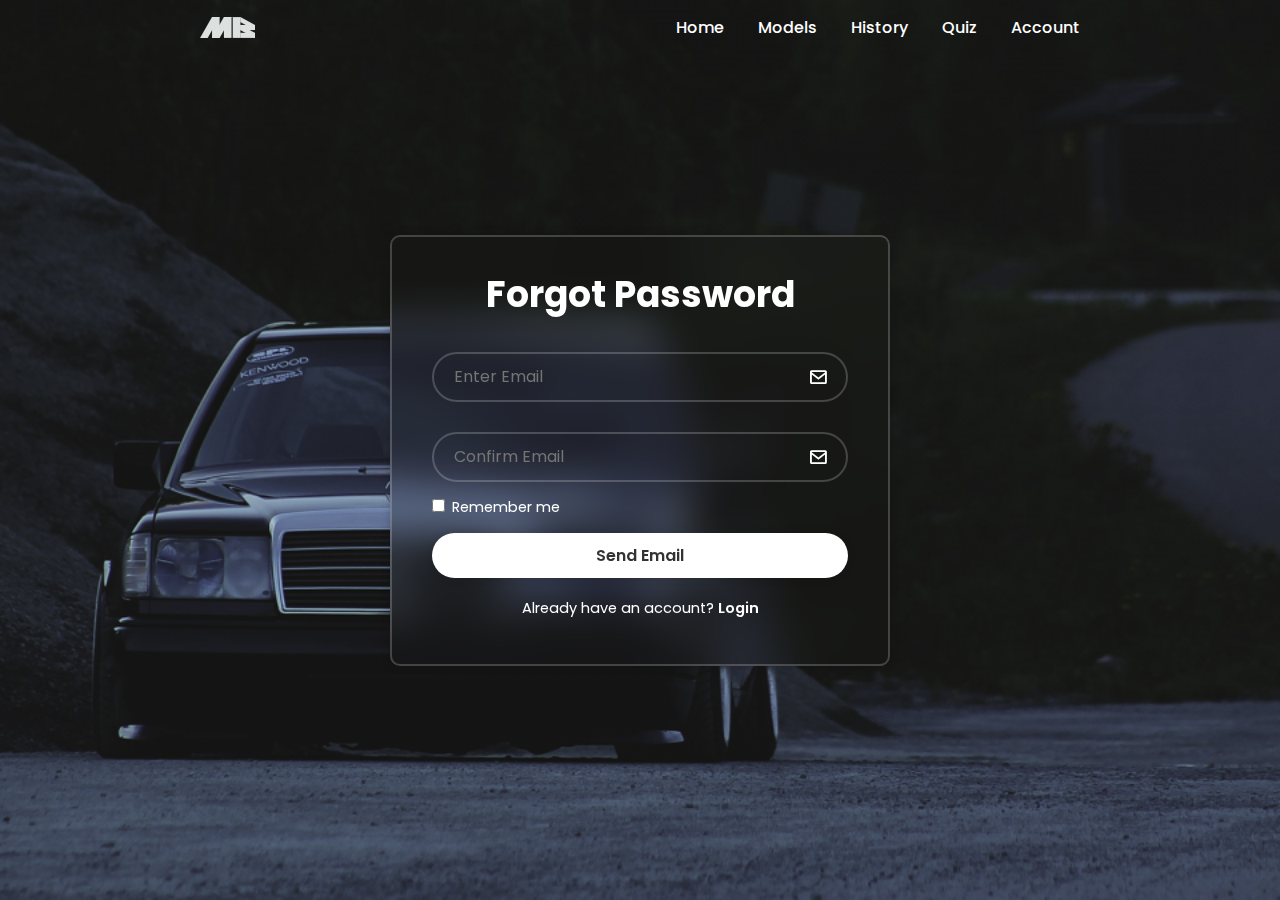
<file: forgotpass.html>
<!DOCTYPE html>
<html lang="en">
<head>
    <meta charset="UTF-8">
    <meta name="viewport" content="width=device-width, initial-scale=1.0">
    <title>Forgot password</title>
    <link rel="stylesheet" href="forgotpass.css">
    <link href='https://unpkg.com/boxicons@2.1.4/css/boxicons.min.css' rel='stylesheet'>
</head>
<body>
    <header>
        <img href="index.html" src="images/LOGOMBB.svg" class="logo">
        <div class="menu-btn"></div>
        <div class="navigation">
            <div class="navigation-items">
                <a href="index.html">Home</a>
                <a href="models.html">Models</a>
                <a href="timeline.html">History</a>
                <a href="test.html">Quiz</a>
                <a href="login.html">Account</a>
            </div>
        </div>
    </header>

    <div class="wrapper">
        <form action="">
            <h1>Forgot Password</h1>
            <div class="input-box">
                <input type="email" placeholder="Enter Email"
                required>
                <i class='bx bx-envelope' ></i>
            </div>
            <div class="input-box">
                <input type="email" placeholder="Confirm Email"
                required>
                <i class='bx bx-envelope' ></i>
            </div>

            <div class="remember-forgot">
                <label><input type="checkbox"> Remember me</label>

            </div>
            <button type="submit" class="btn"> Send Email</button>
            <div class="register-link">
                <p>Already have an account? <a href="login.html">Login</a> </p>
            </div>
        </form>
    </div>
    <script>
        const menuBtn =document.querySelector(".menu-btn");
        const navigation =document.querySelector(".navigation");
        menuBtn.addEventListener("click", () => {
            menuBtn.classList.toggle("active");
            navigation.classList.toggle("active");
        });

        const btns = document.querySelectorAll(".nav-btn");
        const slides = document.querySelectorAll(".video-slide");
        const contents = document.querySelectorAll(".content");


        var sliderNav = function(manual){
            btns.forEach((btn) => {
                btn.classList.remove("active");
            });

            slides.forEach((slide) => {
                slide.classList.remove("active");
            });

            contents.forEach((content) => {
                content.classList.remove("active");
            });

            btns[manual].classList.add("active");
            slides[manual].classList.add("active");
            contents[manual].classList.add("active");
        }


        btns.forEach((btn, i) => {
            btn.addEventListener("click", () => {
                sliderNav(i);
            });
        });

    </script>

    
</body>
</html>
</file>
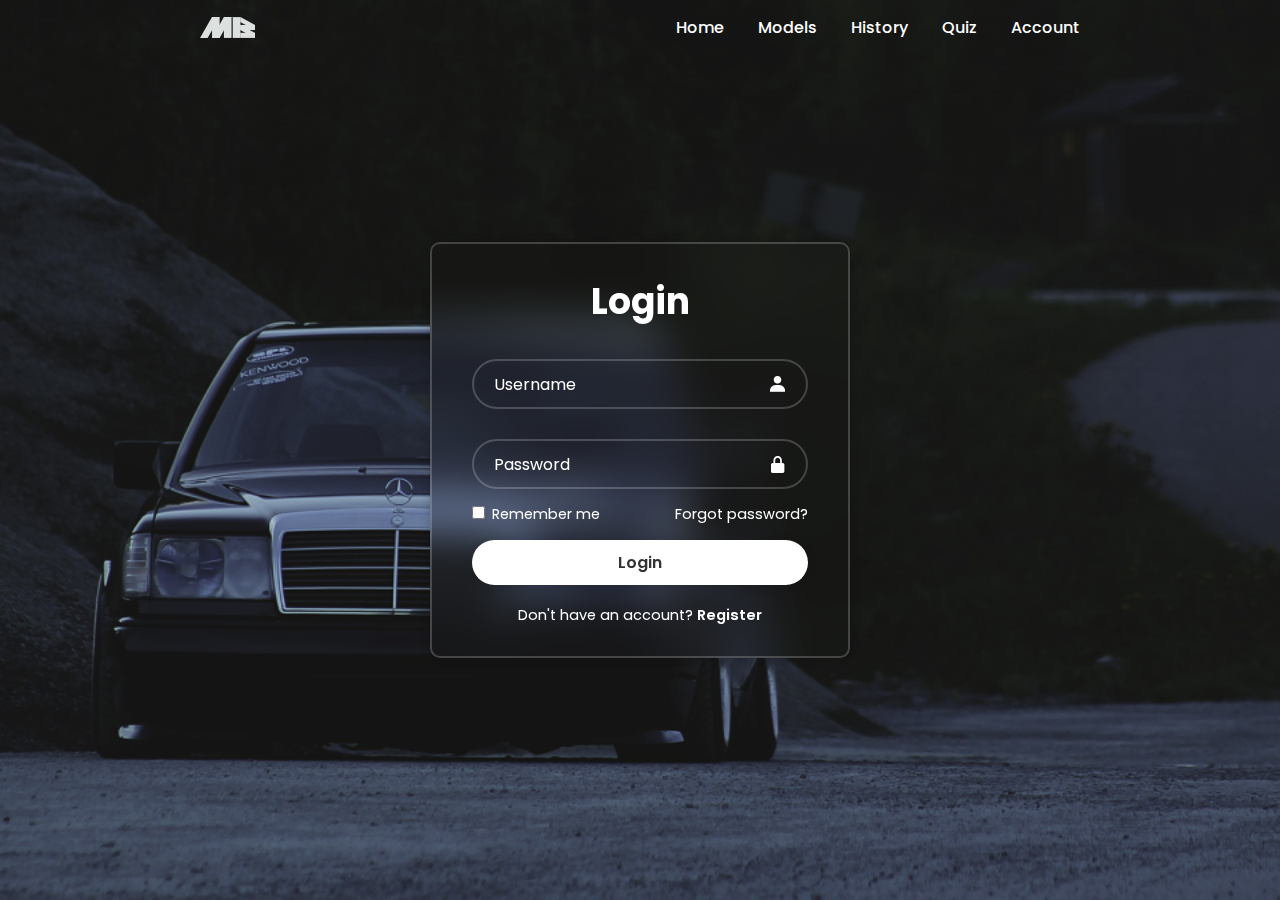
<file: login.html>
<!DOCTYPE html>
<html lang="en">
<head>
    <meta charset="UTF-8">
    <meta name="viewport" content="width=device-width, initial-scale=1.0">
    <title>Login</title>
    <link rel="stylesheet" href="login.css">
    <link href='https://unpkg.com/boxicons@2.1.4/css/boxicons.min.css' rel='stylesheet'>
    <link rel="icon" href="images/favicon.ico" type="image/x-icon">
</head>
<body>
    <header>
        <img href="index.html" src="images/LOGOMBB.svg" class="logo">
        <div class="menu-btn"></div>
        <div class="navigation">
            <div class="navigation-items">
                <a href="index.html">Home</a>
                <a href="models.html">Models</a>
                <a href="timeline.html">History</a>
                <a href="test.html">Quiz</a>
                <a href="login.html">Account</a>
            </div>
        </div>
    </header>

    <div class="wrapper">
        <form action="">
            <h1>Login</h1>
            <div class="input-box">
                <input type="text" placeholder="Username"
                required>
                <i class='bx bxs-user'></i>
            </div>
            <div class="input-box">
                <input type="password" placeholder="Password"
                required>
                <i class='bx bxs-lock-alt' ></i>
            </div>

            <div class="remember-forgot">
                <label><input type="checkbox"> Remember me</label>
                <a href="forgotpass.html">Forgot password?</a>
            </div>
            <button type="submit" class="btn"> Login</button>
            <div class="register-link">
                <p>Don't have an account? <a href="register.html">Register</a> </p>
            </div>
        </form>
    </div>
    <script>
        const menuBtn =document.querySelector(".menu-btn");
        const navigation =document.querySelector(".navigation");
        menuBtn.addEventListener("click", () => {
            menuBtn.classList.toggle("active");
            navigation.classList.toggle("active");
        });

        const btns = document.querySelectorAll(".nav-btn");
        const slides = document.querySelectorAll(".video-slide");
        const contents = document.querySelectorAll(".content");


        var sliderNav = function(manual){
            btns.forEach((btn) => {
                btn.classList.remove("active");
            });

            slides.forEach((slide) => {
                slide.classList.remove("active");
            });

            contents.forEach((content) => {
                content.classList.remove("active");
            });

            btns[manual].classList.add("active");
            slides[manual].classList.add("active");
            contents[manual].classList.add("active");
        }


        btns.forEach((btn, i) => {
            btn.addEventListener("click", () => {
                sliderNav(i);
            });
        });

    </script>
    
</body>
</html>
</file>
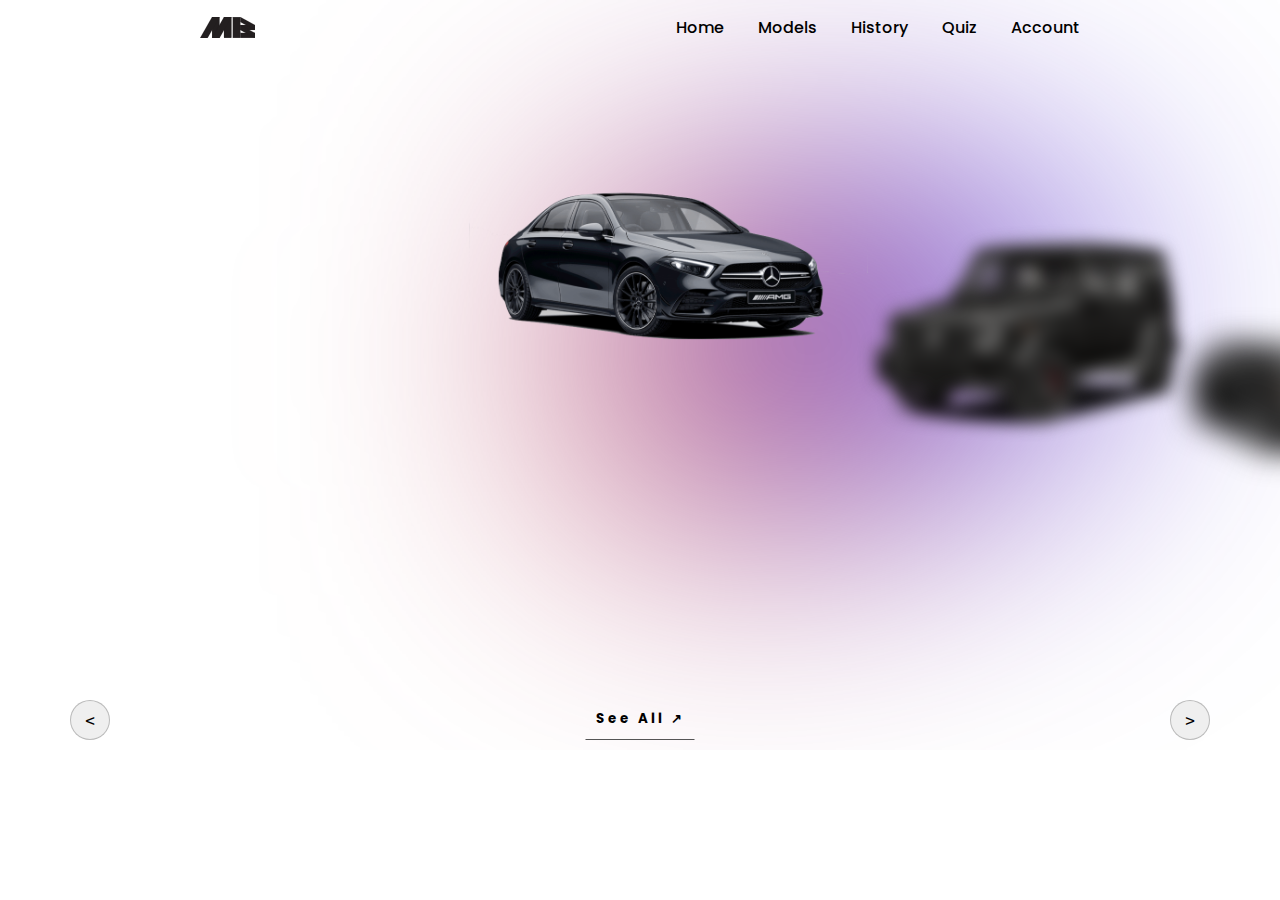
<file: models.html>
<!DOCTYPE html>
<html lang="en">
<head>
    <meta charset="UTF-8">
    <meta name="viewport" content="width=device-width, initial-scale=1.0">
    <title>Models</title>
    <link rel="stylesheet" href="models.css">
    <link rel="icon" href="images/favicon.ico" type="image/x-icon">
</head>
<body>
    
<header>
    <img href="index.html" src="images/LOGOMBB.svg" class="logo">
    
        <div class="menu-btn"></div>
        <div class="navigation">
            <div class="navigation-items">
                <a href="index.html">Home</a>
                <a href="models.html">Models</a>
                <a href="timeline.html">History</a>
                <a href="quiz.html">Quiz</a>
                <a href="login.html">Account</a>
            </div>
        </div>
</header>
    <div class="carousel">
        <div class="list">
            <div class="item">
                <img src="images/img1.webp">
                <div class="introduce">
                    <div class="title">MERCEDES</div>
                    <div class="topic">S-Class</div>
                    <div class="des">
                        The Mercedes S-Class is a luxury sedan known for its premium comfort, advanced technology, and powerful performance. With a sleek design, cutting-edge safety features, and a refined interior, it delivers a top-tier driving experience.
                    </div>
                    <button class="seeMore">SEE MORE &#8599</button>
                </div>
                <div class="detail">
                    <div class="title">S-Class</div>
                    <div class="des">
                        The Mercedes S-Class is a top-tier luxury sedan that combines elegance with cutting-edge innovation. It features a 3.0L inline-6 or 4.0L V8 engine, delivering up to 496 horsepower for a smooth yet powerful drive. Inside, the spacious cabin is equipped with a 12.8-inch OLED touchscreen, ambient lighting, and massaging seats. Advanced safety systems like adaptive cruise control and active lane-keeping assist ensure a secure, high-tech driving experience.
                    </div>
                    <div class="specifications">
                        <div>
                            <p>Performance</p>
                            <p>210-285 kw</p>
                        </div>
                        <div>
                            <p>Acceleration</p>
                            <p>6,4 - 4,4s</p>
                        </div>
                        <div>
                            <p>Torque</p>
                            <p>500-700 nm</p>
                        </div>
                        <div>
                            <p>Wheelbase</p>
                            <p>3106-3216 mm</p>
                        </div>
                        <div>
                            <p>Price</p>
                            <p>119 000€</p>
                        </div>
                    </div>
                    <div class="checkout">
                        <button>WATCH VIDEO</button>
                        <button>ADD TO FAVORITE</button>
                    </div>
                </div>
            </div>

            <div class="item">
                <img src="images/img2.png">
                <div class="introduce">
                    <div class="title">MERCEDES</div>
                    <div class="topic">A-class</div>
                    <div class="des">
                        The Mercedes A-Class is a compact luxury car known for its modern design, high-tech features, and comfortable interior. It offers a smooth driving experience with various engine options and advanced safety systems like adaptive cruise control, making it both stylish and reliable.
                    </div>
                    <button class="seeMore">SEE MORE &#8599</button>
                </div>
                <div class="detail">
                    <div class="title">A-Class</div>
                    <div class="des">
                        The Mercedes A-Class is a stylish compact luxury car that combines sleek design with advanced technology and premium comfort. Powered by a range of efficient engines, including turbocharged four-cylinder options, it offers a smooth yet dynamic driving experience. Inside, the A-Class features a modern, high-tech cabin with the MBUX infotainment system, voice control, and a customizable digital cockpit. It also includes advanced driver-assistance systems like lane-keeping assist and active brake assist for enhanced safety. With a spacious, refined interior and a bold exterior design, the A-Class stands out in the compact luxury segment, delivering both style and substance.
                    </div>
                    <div class="specifications">
                        <div>
                            <p>Performance</p>
                            <p>110-225 kw</p>
                        </div>
                        <div>
                            <p>Acceleration</p>
                            <p>6,4 - 9,9s</p>
                        </div>
                        <div>
                            <p>Torque</p>
                            <p>300-400 nm</p>
                        </div>
                        <div>
                            <p>Wheelbase</p>
                            <p>2699 mm</p>
                        </div>
                        <div>
                            <p>Price</p>
                            <p>35 000€</p>
                        </div>
                    </div>
                    <div class="checkout">
                        <button>WATCH VIDEO</button>
                        <button>ADD TO FAVORITE</button>
                    </div>
                </div>
            </div>

            <div class="item">
                <img src="images/img3.png">
                <div class="introduce">
                    <div class="title">MERCEDES</div>
                    <div class="topic">G-Class</div>
                    <div class="des">
                        The Mercedes-Benz G-Class is a luxury SUV known for its iconic design, rugged off-road abilities, and premium interior. It combines powerful performance with advanced technology, featuring a digital cockpit and adaptive suspension for a smooth yet commanding drive. Its robust construction and advanced safety systems ensure both style and durability, making it a favorite for adventurers and luxury enthusiasts.
                    </div>
                    <button class="seeMore">SEE MORE &#8599</button>
                </div>
                <div class="detail">
                    <div class="title">G-Class</div>
                    <div class="des">
                        The Mercedes G-Class is a legendary luxury SUV that blends rugged design with cutting-edge technology and exceptional comfort. Equipped with powerful engines, including twin-turbo V8 options, it delivers a commanding and capable driving experience both on and off-road. Inside, the G-Class boasts a luxurious, high-tech cabin featuring the MBUX infotainment system, intuitive voice control, and a fully digital cockpit. It also comes with advanced safety systems like active lane-keeping assist and adaptive cruise control for optimal security. With its spacious, opulent interior and iconic, robust exterior, the G-Class redefines luxury SUVs, offering unparalleled style and durability.
                    </div>
                    <div class="specifications">
                        <div>
                            <p>Performance</p>
                            <p>210-430 kW</p>
                        </div>
                        <div>
                            <p>Acceleration</p>
                            <p>4.5 - 6.4s</p>
                        </div>
                        <div>
                            <p>Torque</p>
                            <p>600-850 Nm</p>
                        </div>
                        <div>
                            <p>Wheelbase</p>
                            <p>2890 mm</p>
                        </div>
                        <div>
                            <p>Price</p>
                            <p>130,000€</p>
                        </div>                        
                    </div>
                    <div class="checkout">
                        <button>WATCH VIDEO</button>
                        <button>ADD TO FAVORITE</button>
                    </div>
                </div>
            </div>

            <div class="item">
                <img src="images/img4.png">
                <div class="introduce">
                    <div class="title">MERCEDES</div>
                    <div class="topic">GLS-Class</div>
                    <div class="des">
                        The Mercedes-Benz GLS-Class is a luxury SUV renowned for its spacious design, exceptional comfort, and advanced technology. Combining dynamic performance with a premium feel, it offers a smooth driving experience with adaptive air suspension and cutting-edge features like a digital cockpit. With a focus on safety and innovation, the GLS-Class delivers unparalleled refinement and capability, making it the ideal choice for families and luxury enthusiasts alike.
                    </div>
                    <button class="seeMore">SEE MORE &#8599</button>
                </div>
                <div class="detail">
                    <div class="title">GLS-Class</div>
                    <div class="des">
                        The Mercedes GLS-Class is the ultimate luxury SUV, offering a perfect blend of spaciousness, performance, and advanced technology. Featuring powerful engines, including hybrid options, it provides a smooth and commanding ride on all terrains. Inside, the GLS-Class boasts a sophisticated cabin equipped with the MBUX infotainment system, advanced voice controls, and a fully digital cockpit. With top-tier safety features like active brake assist and traffic sign recognition, the GLS-Class ensures maximum security. Its expansive interior, elegant design, and versatile functionality redefine what a premium SUV can be, providing both style and practicality for discerning drivers.
                    </div>
                    <div class="specifications">
                        <div>
                            <p>Performance</p>
                            <p>200-400 kW</p>
                        </div>
                        <div>
                            <p>Acceleration</p>
                            <p>5.3 - 6.8s</p>
                        </div>
                        <div>
                            <p>Torque</p>
                            <p>500-750 Nm</p>
                        </div>
                        <div>
                            <p>Wheelbase</p>
                            <p>3135 mm</p>
                        </div>
                        <div>
                            <p>Price</p>
                            <p>110,000€</p>
                        </div>                        
                    </div>
                    <div class="checkout">
                        <button>WATCH VIDEO</button>
                        <button>ADD TO FAVORITE</button>
                    </div>
                </div>                
            </div>

            <div class="item">
                <img src="images/img5.avif">
                <div class="introduce">
                    <div class="title">MERCEDES</div>
                    <div class="topic">GLC-Class</div>
                    <div class="des">
                        The Mercedes-Benz GLC-Class is a luxury SUV that blends elegance, advanced technology, and impressive performance. Known for its smooth ride, sleek design, and spacious interior, it offers a refined driving experience. With features like the MBUX infotainment system and a customizable cabin, the GLC-Class caters to drivers seeking both comfort and style. Whether navigating city streets or open highways, this SUV delivers exceptional handling and a powerful yet efficient engine, making it a top choice for those looking for versatility and luxury in one package.
                    </div>
                    <button class="seeMore">SEE MORE &#8599</button>
                </div>
                <div class="detail">
                    <div class="title">GLC-Class</div>
                    <div class="des">
                        The Mercedes GLC-Class is a premium luxury SUV that offers a perfect balance of performance, comfort, and technology. Powered by efficient engines, including turbocharged four-cylinder options, it ensures a smooth, dynamic drive both on and off-road. Inside, the GLC-Class features the cutting-edge MBUX system, a fully digital cockpit, and a spacious, well-appointed cabin. Advanced safety technologies like blind-spot assist and active lane-keeping assist provide added security, while its sophisticated design and practicality make it an excellent choice for those who want luxury without compromise.
                    </div>
                    <div class="specifications">
                        <div>
                            <p>Performance</p>
                            <p>150-280 kW</p>
                        </div>
                        <div>
                            <p>Acceleration</p>
                            <p>5.4 - 6.1s</p>
                        </div>
                        <div>
                            <p>Torque</p>
                            <p>350-500 Nm</p>
                        </div>
                        <div>
                            <p>Wheelbase</p>
                            <p>2873 mm</p>
                        </div>
                        <div>
                            <p>Price</p>
                            <p>55,000€</p>
                        </div>                        
                    </div>
                    <div class="checkout">
                        <button>WATCH VIDEO</button>
                        <button>ADD TO FAVORITE</button>
                    </div>
                </div>                
            </div>

            <div class="item">
                <img src="images/img6.png">
                <div class="introduce">
                    <div class="title">MERCEDES</div>
                    <div class="topic">CLA-Class</div>
                    <div class="des">
                        The Mercedes-Benz CLA-Class is a compact luxury sedan that combines striking design with impressive performance. With its sleek, coupe-inspired styling and cutting-edge technology, it delivers a dynamic driving experience that stands out in its class. Featuring the MBUX infotainment system, intuitive voice control, and a high-quality interior, the CLA-Class provides both comfort and sophistication. Whether you're navigating busy city streets or cruising on highways, the CLA-Class offers excellent performance, making it a perfect choice for those who seek elegance and sporty flair in a compact package.
                    </div>
                    <button class="seeMore">SEE MORE &#8599</button>
                </div>
                <div class="detail">
                    <div class="title">CLA-Class</div>
                    <div class="des">
                        The Mercedes CLA-Class is a compact luxury sedan that delivers a perfect blend of performance, style, and advanced technology. With a range of turbocharged engines, including a sporty 4MATIC all-wheel drive option, it offers agile handling and a thrilling driving experience. Inside, the CLA-Class features the advanced MBUX system with a fully digital cockpit, making every drive intuitive and connected. Its compact size makes it perfect for urban driving, while the spacious interior and sleek design ensure comfort and elegance. The CLA-Class is ideal for those who want a luxury sedan with a sporty edge.
                    </div>
                    <div class="specifications">
                        <div>
                            <p>Performance</p>
                            <p>120-225 kW</p>
                        </div>
                        <div>
                            <p>Acceleration</p>
                            <p>4.6 - 6.9s</p>
                        </div>
                        <div>
                            <p>Torque</p>
                            <p>250-400 Nm</p>
                        </div>
                        <div>
                            <p>Wheelbase</p>
                            <p>2729 mm</p>
                        </div>
                        <div>
                            <p>Price</p>
                            <p>35,000€</p>
                        </div>                        
                    </div>
                    <div class="checkout">
                        <button>WATCH VIDEO</button>
                        <button>ADD TO FAVORITE</button>
                    </div>
                </div>
                
            </div>
        </div>
        <div class="arrows">
            <button id="prev"><</button>
            <button id="next">></button>
            <button id="back">See All  &#8599</button>
        </div>
    </div>



    <script src="app.js"></script>
    <script>
        const menuBtn =document.querySelector(".menu-btn");
        const navigation =document.querySelector(".navigation");
        menuBtn.addEventListener("click", () => {
            menuBtn.classList.toggle("active");
            navigation.classList.toggle("active");
        });

        const btns = document.querySelectorAll(".nav-btn");
        const slides = document.querySelectorAll(".video-slide");
        const contents = document.querySelectorAll(".content");


        var sliderNav = function(manual){
            btns.forEach((btn) => {
                btn.classList.remove("active");
            });

            slides.forEach((slide) => {
                slide.classList.remove("active");
            });

            contents.forEach((content) => {
                content.classList.remove("active");
            });

            btns[manual].classList.add("active");
            slides[manual].classList.add("active");
            contents[manual].classList.add("active");
        }


        btns.forEach((btn, i) => {
            btn.addEventListener("click", () => {
                sliderNav(i);
            });
        });

    </script>
</body>
</html>
</file>
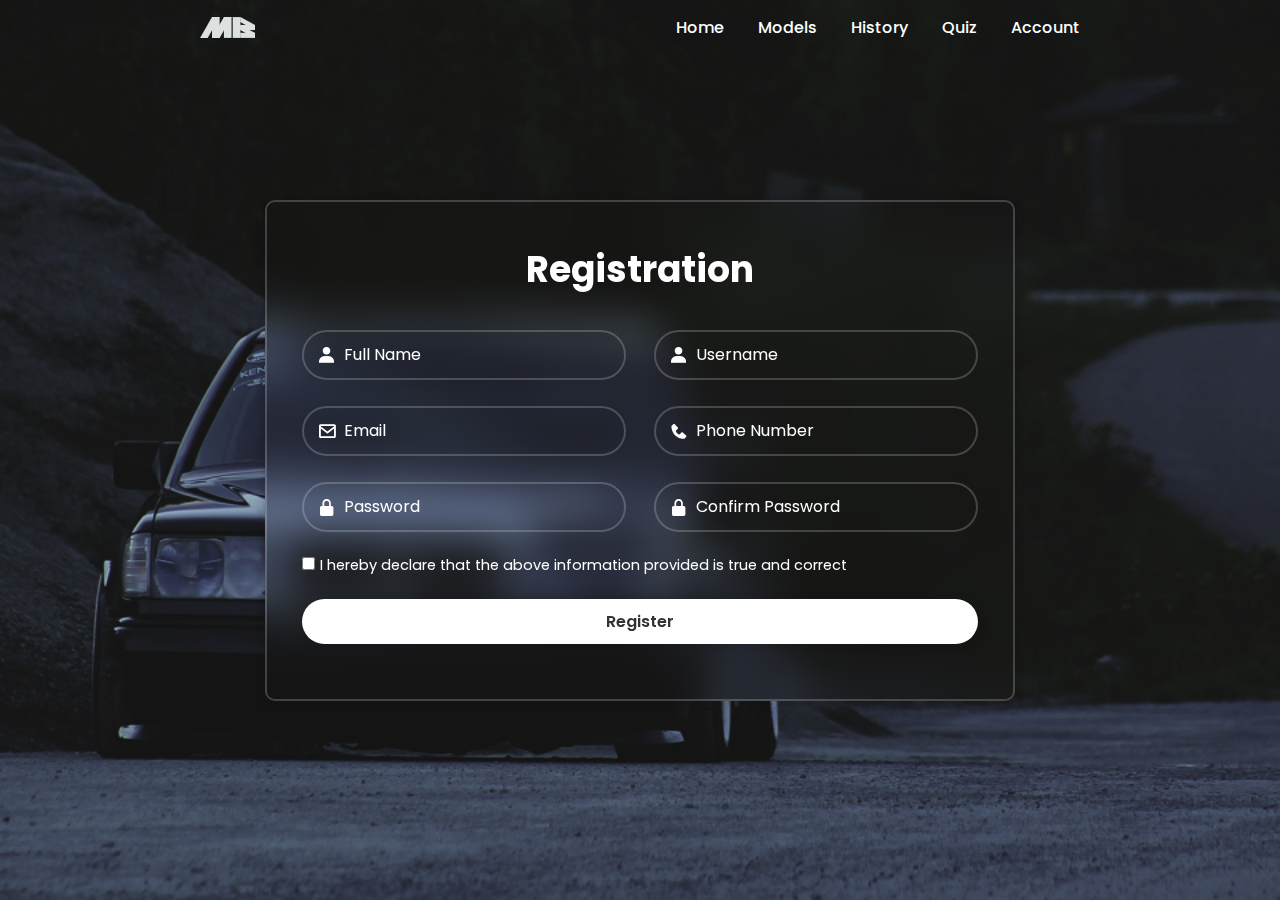
<file: register.html>
<!DOCTYPE html>
<html lang="en">
<head>
    <meta charset="UTF-8">
    <meta name="viewport" content="width=device-width, initial-scale=1.0">
    <title>Registration</title>
    <link rel="stylesheet" href="register.css">
    <link href='https://unpkg.com/boxicons@2.1.4/css/boxicons.min.css' rel='stylesheet'>
</head>
<body>
    <header>
        <img href="index.html" src="images/LOGOMBB.svg" class="logo">
        <div class="menu-btn"></div>
        <div class="navigation">
            <div class="navigation-items">
                <a href="index.html">Home</a>
                <a href="models.html">Models</a>
                <a href="timeline.html">History</a>
                <a href="test.html">Quiz</a>
                <a href="login.html">Account</a>
            </div>
        </div>
    </header>

    <div class="wrapper">
        <form action="connect.php" method="post">
            <h1>Registration</h1>

            <div class="input-box">
                <div class="input-field">
                    <input type="text" placeholder="Full Name" required>
                    <i class='bx bxs-user'></i>
                </div>
                <div class="input-field">
                    <input type="text" placeholder="Username" required>
                    <i class='bx bxs-user'></i>
                </div>
            </div>

            <div class="input-box">
                <div class="input-field">
                    <input type="email" placeholder="Email" required>
                    <i class='bx bx-envelope' ></i>
                </div>
                <div class="input-field">
                    <input type="nembuer" placeholder="Phone Number" required>
                    <i class='bx bxs-phone' ></i>
                </div>
            </div>

            <div class="input-box">
                <div class="input-field">
                    <input type="password" placeholder="Password" required>
                    <i class='bx bxs-lock-alt' ></i>
                </div>
                <div class="input-field">
                    <input type="password" placeholder="Confirm Password" required>
                    <i class='bx bxs-lock-alt' ></i>
                </div>
            </div>
            <label><input type="checkbox" required>I hereby declare that the above information provided is true and correct</label>
            <button type="submit" class="btn">Register</button>
        </form>
    </div>
    <script>
        const menuBtn =document.querySelector(".menu-btn");
        const navigation =document.querySelector(".navigation");
        menuBtn.addEventListener("click", () => {
            menuBtn.classList.toggle("active");
            navigation.classList.toggle("active");
        });

        const btns = document.querySelectorAll(".nav-btn");
        const slides = document.querySelectorAll(".video-slide");
        const contents = document.querySelectorAll(".content");


        var sliderNav = function(manual){
            btns.forEach((btn) => {
                btn.classList.remove("active");
            });

            slides.forEach((slide) => {
                slide.classList.remove("active");
            });

            contents.forEach((content) => {
                content.classList.remove("active");
            });

            btns[manual].classList.add("active");
            slides[manual].classList.add("active");
            contents[manual].classList.add("active");
        }


        btns.forEach((btn, i) => {
            btn.addEventListener("click", () => {
                sliderNav(i);
            });
        });

    </script>
    
</body>
</html>
</file>
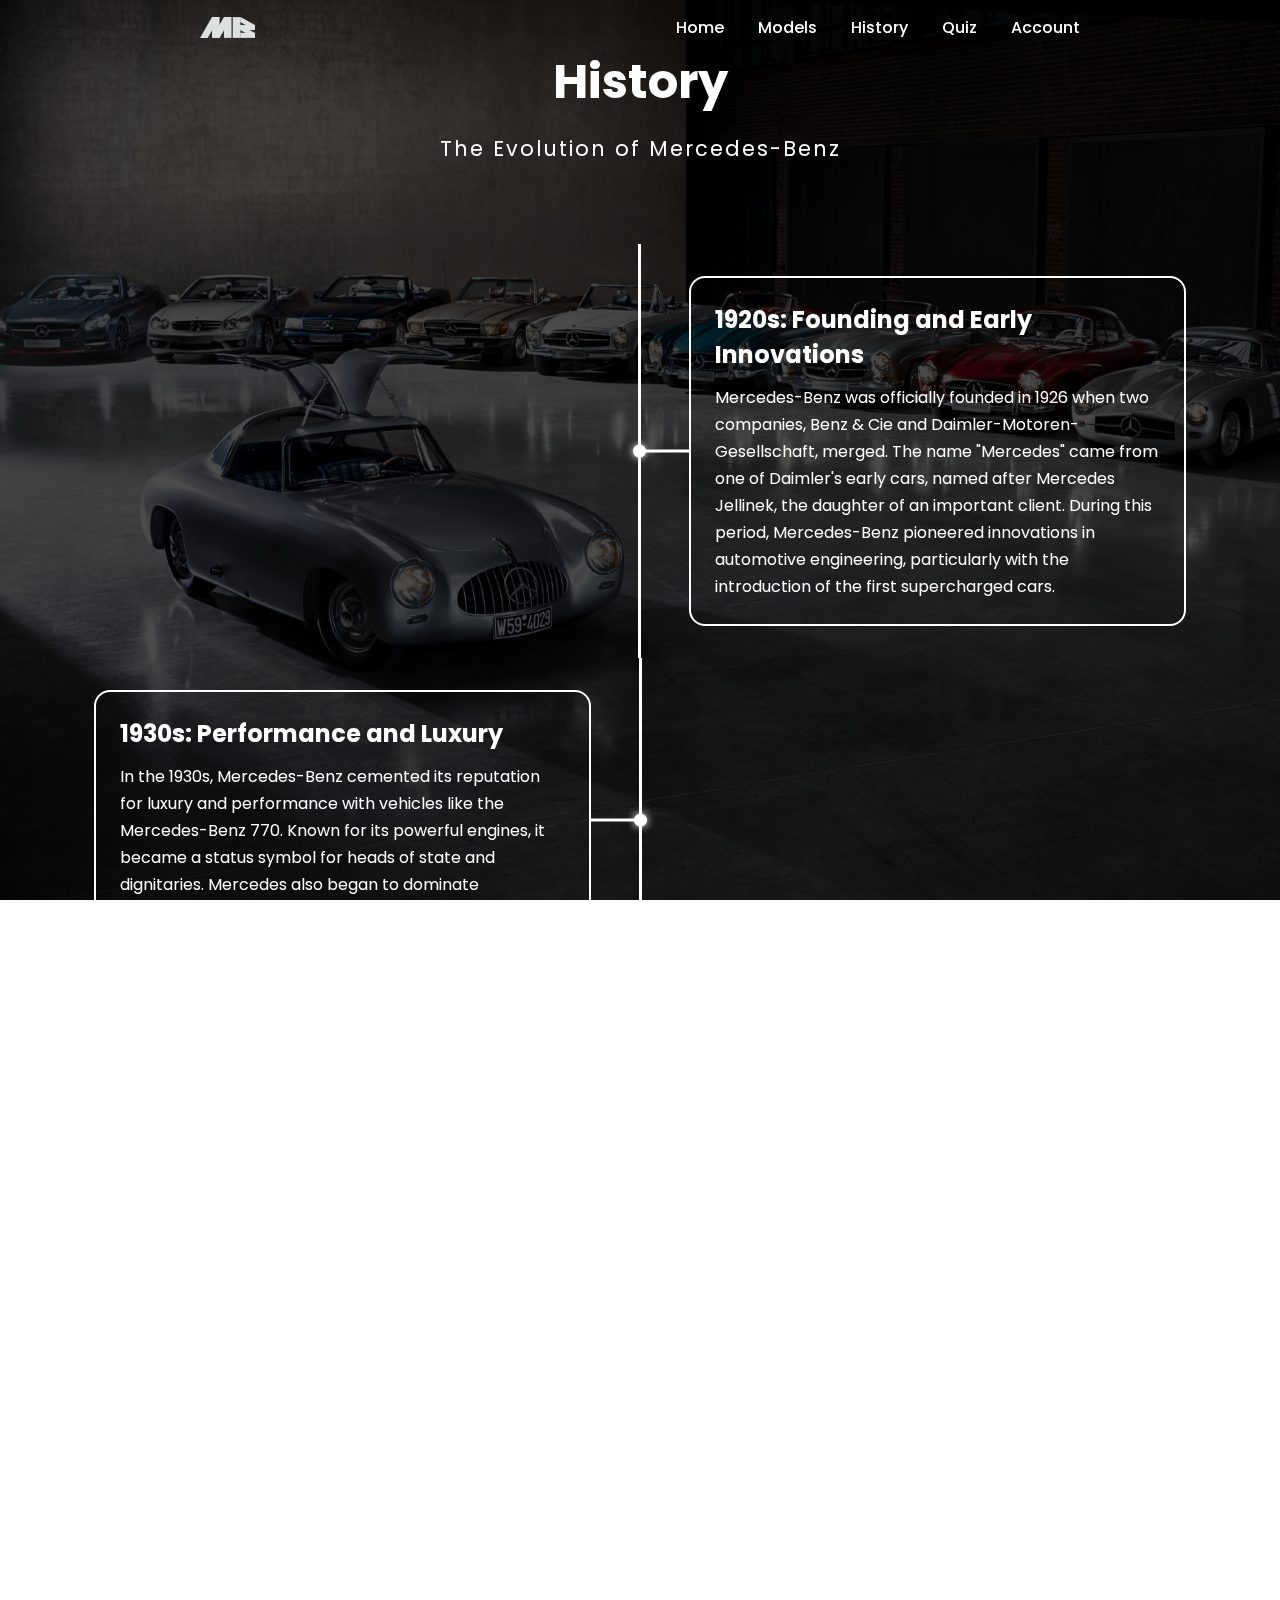
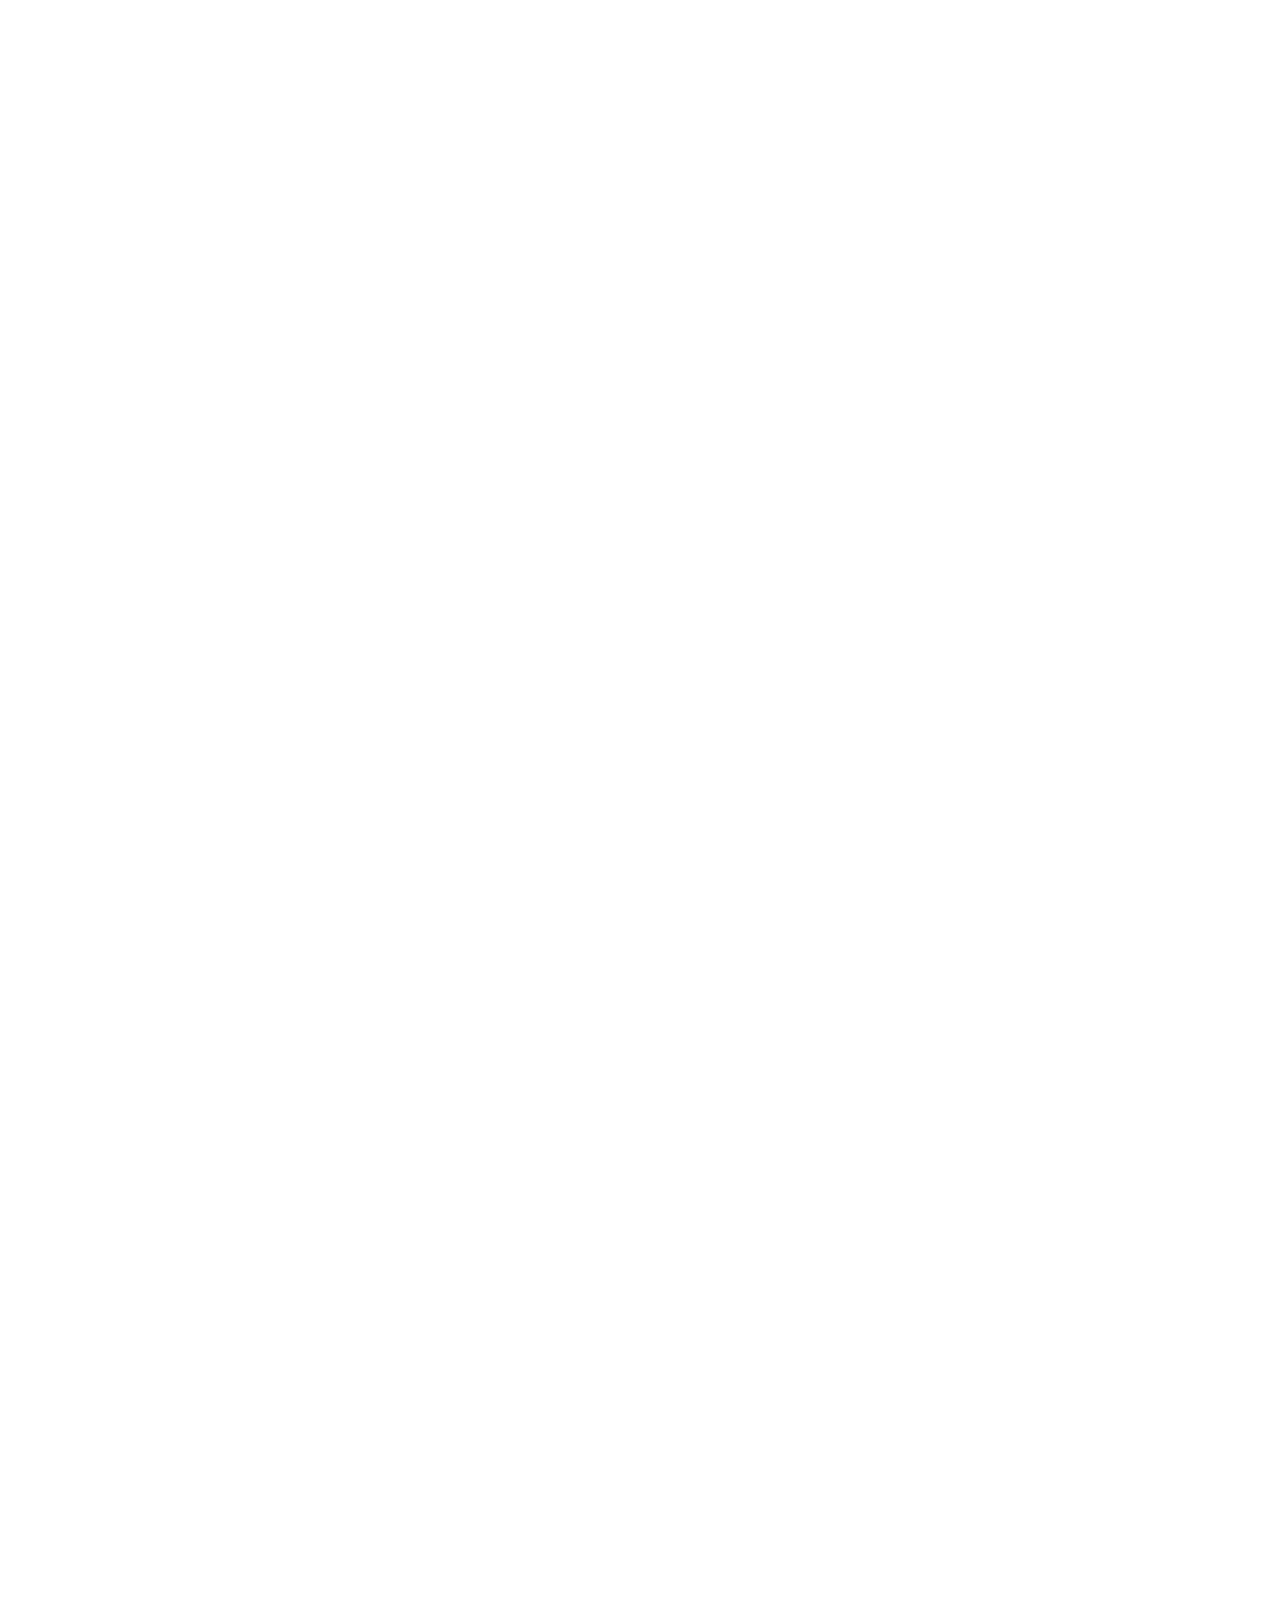
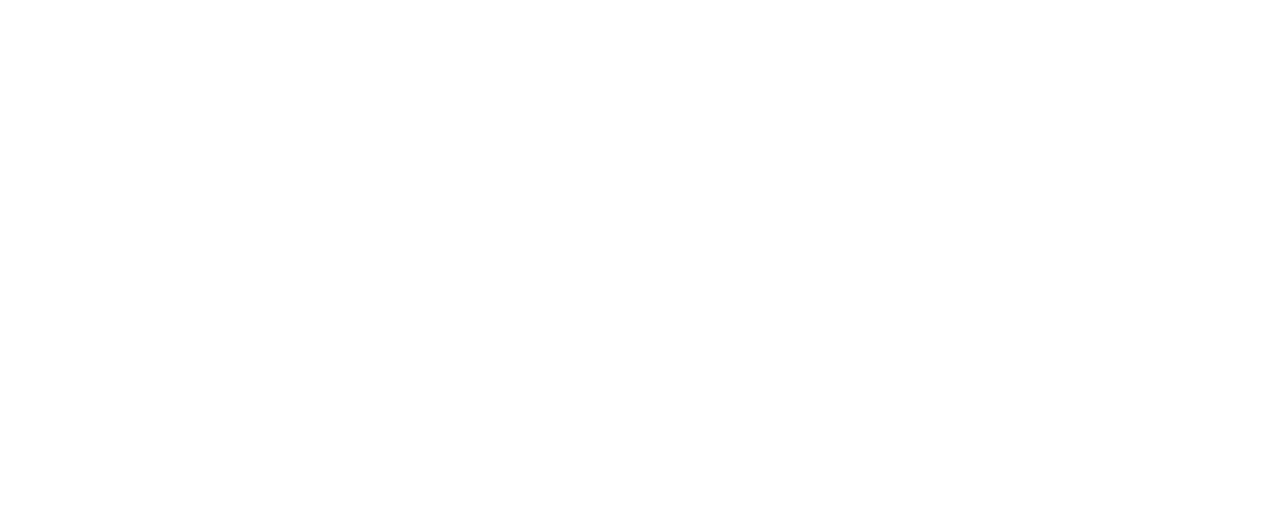
<file: timeline.html>
<!DOCTYPE html>
<html lang="en">
<head>
    <meta charset="UTF-8">
    <meta name="viewport" content="width=device-width, initial-scale=1.0">
    <link rel="stylesheet" href="timeline.css">
    <title>History</title>
</head>
<body>
    <header>
        <img href="index.html" src="images/LOGOMBB.svg" class="logo">
        <div class="menu-btn"></div>
        <div class="navigation">
            <div class="navigation-items">
                <a href="index.html">Home</a>
                <a href="models.html">Models</a>
                <a href="timeline.html">History</a>
                <a href="quiz.html">Quiz</a>
                <a href="login.html">Account</a>
            </div>
        </div>
    </header>

    <div class="title">
        <h1>History</h1>
        <p>The Evolution of Mercedes-Benz</p>
    </div>
    <div class="timeline">
        <div class="checkpoint">
            <div>
                <h2>1920s: Founding and Early Innovations</h2>
                <p>Mercedes-Benz was officially founded in 1926 when two companies, Benz & Cie and Daimler-Motoren-Gesellschaft, merged. The name "Mercedes" came from one of Daimler's early cars, named after Mercedes Jellinek, the daughter of an important client. During this period, Mercedes-Benz pioneered innovations in automotive engineering, particularly with the introduction of the first supercharged cars.</p>
            </div>
        </div>
        <div class="checkpoint">
            <div>
                <h2>1930s: Performance and Luxury</h2>
                <p>In the 1930s, Mercedes-Benz cemented its reputation for luxury and performance with vehicles like the Mercedes-Benz 770. Known for its powerful engines, it became a status symbol for heads of state and dignitaries. Mercedes also began to dominate motorsports, further strengthening its brand.</p>             
            </div>
        </div>
        <div class="checkpoint">
            <div>
                <h2>1940s: Wartime Production</h2>
                <p>During World War II, Mercedes-Benz shifted production toward military vehicles. The company's factories were used to produce trucks, aircraft engines, and military vehicles. The war left Mercedes in a weakened state, with much of its infrastructure damaged.</p>              
            </div>
        </div>
        <div class="checkpoint">
            <div>
                <h2>1950s: Rebirth and Innovation</h2>
                <p>The 1950s marked a resurgence for Mercedes-Benz. The brand introduced the legendary 300 SL Gullwing in 1954, an iconic sports car with its distinctive upward-opening doors. This decade also saw the launch of the S-Class, which would go on to become synonymous with luxury and innovation.</p>
            </div>
        </div>
        <div class="checkpoint">
            <div>
                <h2>1960s: Growth and Expansion</h2>
                <p>In the 1960s, Mercedes expanded its lineup with more diverse vehicles, including luxury sedans, convertibles, and sports cars. The brand solidified its reputation for safety by introducing innovations like the crumple zone, which improved passenger protection in crashes.</p>
            </div>
        </div>
        <div class="checkpoint">
            <div>
                <h2>1970s: Focus on Safety and Innovation</h2>
                <p>During the 1970s, Mercedes-Benz became a leader in safety features, introducing anti-lock braking systems (ABS) in their cars. The oil crisis also pushed Mercedes to focus on fuel-efficient designs, leading to advancements in diesel engines.</p>
            </div>
        </div>
        <div class="checkpoint">
            <div>
                <h2>1980s: Dominance and Prestige</h2>
                <p>The 1980s saw Mercedes-Benz continue to dominate the luxury car market, especially with the E-Class and S-Class models. The brand also became synonymous with build quality and reliability. In motorsports, Mercedes made strides in Formula 1, working closely with McLaren.</p>
            </div>
        </div>
        <div class="checkpoint">
            <div>
                <h2>1990s: Technological Advancements and Global Reach</h2>
                <p>Mercedes-Benz continued to innovate throughout the 1990s with groundbreaking technologies like electronic stability control and advanced airbags. The company expanded its global footprint, entering new markets and introducing more models, including SUVs like the M-Class.</p>
            </div>
        </div>
        <div class="checkpoint">
            <div>
                <h2>2000s: New Challenges and Sustainability</h2>
                <p>Entering the 21st century, Mercedes-Benz faced challenges from increasing competition but responded by focusing on sustainability and new technologies, including hybrid and electric vehicles. The Mercedes-Benz SLR McLaren exemplified its dedication to blending luxury with high-performance engineering.</p>
            </div>
        </div>
        <div class="checkpoint">
            <div>  
                <h2>2010s and Beyond: Electric Future and Cutting-Edge Design</h2>
                <p>In the 2010s, Mercedes-Benz fully embraced electric mobility with the launch of the EQ series of electric vehicles. The brand also focused on autonomous driving technologies, setting the stage for a new era in automotive innovation.</p>
            </div>
        </div>
    </div>
    
    <script>
        const menuBtn =document.querySelector(".menu-btn");
        const navigation =document.querySelector(".navigation");
        menuBtn.addEventListener("click", () => {
            menuBtn.classList.toggle("active");
            navigation.classList.toggle("active");
        });

        const btns = document.querySelectorAll(".nav-btn");
        const slides = document.querySelectorAll(".video-slide");
        const contents = document.querySelectorAll(".content");


        var sliderNav = function(manual){
            btns.forEach((btn) => {
                btn.classList.remove("active");
            });

            slides.forEach((slide) => {
                slide.classList.remove("active");
            });

            contents.forEach((content) => {
                content.classList.remove("active");
            });

            btns[manual].classList.add("active");
            slides[manual].classList.add("active");
            contents[manual].classList.add("active");
        }


        btns.forEach((btn, i) => {
            btn.addEventListener("click", () => {
                sliderNav(i);
            });
        });

    </script>
</body>
</html>
</file>
<file: forgotpass.css>
@import url('https://fonts.googleapis.com/css2?family=Poppins:ital,wght@0,100;0,200;0,300;0,400;0,500;0,600;0,700;0,800;0,900;1,100;1,200;1,300;1,400;1,500;1,600;1,700;1,800;1,900&display=swap');

* {
    margin: 0;
    padding: 0;
    box-sizing: border-box;
    font-family: "Poppins", sans-serif;
}

.logo{
    width: 55px;
    cursor: pointer;
    filter: invert();
}

body{
    display: flex;
    justify-content: center;
    align-items: center;
    min-height: 100vh;
    background: url(images/login.png) no-repeat;
    background-size: cover;
    background-position: center;
}

.wrapper {
    width: 500px;
    background: transparent;
    border: 2px solid rgba(255, 255, 255, .2);
    backdrop-filter: blur(20px);
    -webkit-backdrop-filter: blur(20px);
    box-shadow: 0 0 10px rgba(0, 0,0, .2);
    backdrop-filter: blur(20px);
    color: #FFF;
    border-radius: 10px;
    padding: 30px 40px;
}

.wrapper h1 {
    font-size: 36px;
    text-align: center;
}

.wrapper .input-box {
    position: relative;
    width: 100%;
    height: 50px;
    background: transparent;
    margin: 30px 0;
}

.input-box input {
    width: 100%;
    height: 100%;
    background: transparent;
    border: none;
    outline:  none;
    border: 2px solid rgba(255, 255, 255, .2);
    border-radius: 40px;
    font-size: 16px;
    color: aliceblue;
    padding: 20px 45px 20px 20px;
}

.input-boxinput::placeholder {
    color: aliceblue;

}

.input-box i {
    position: absolute;
    right: 20px;
    top: 50%;
    transform: translateY(-50%);
    font-size: 20px;
}

.wrapper .remember-forgot {
    display: flex;
    justify-content: space-between;
    font-size: 14.5px;
    margin: -15px 0 15px;
}

.remember-forgot label input {
    accent-color: #FFF;
    margin-right: 3px;
}

.remember-forgot a {
    color: #FFF;
    text-decoration: none;
}

.remember-forgot a:hover {
    text-decoration: underline;
}

.wrapper .btn {
    width: 100%;
    height: 45px;
    background: #FFF;
    border: none;
    outline: none;
    border-radius: 40px;
    box-shadow: 0 0 10px rgba(0, 0, 0, .1);
    cursor: pointer;
    font-size: 16px;
    color: #333;
    font-weight: 600;
}

.wrapper .register-link {
    font-size: 14.5px;
    text-align: center;
    margin: 20px 0 15px;
}

.register-link p a {
    color: #FFF;
    text-decoration: none;
    font-weight: 600;
}

.register-link p a:hpver {
    text-decoration: underline;
}

/*/ Header /*/

header{
    z-index: 999;
    position: absolute;
    top: 0;
    left: 0;
    width: 100%;
    display: flex;
    justify-content: space-between;
    align-items: center;
    padding: 15px 200px;
    padding: 0.5s ease;
}

header .brand{
    color: #fff;
    font-size: 1.5em;
    font-weight: 700;
    text-transform: uppercase;
    text-decoration: none;
}

header .navigation{
    position: relative;
}

header .navigation .navigation-items a{
    position: relative;
    color: rgb(255, 255, 255);
    font-size: 1em;
    font-weight: 500;
    text-decoration: none;
    margin-left: 30px;
    transition: 0.3s ease;
}

header .navigation .navigation-items a:before{
    content: "";
    position: absolute;
    background: rgb(255, 255, 255);
    width: 0;
    height: 3px;
    bottom: 0;
    left: 0;
    transition: 0.3s ease;
}

header .navigation .navigation-items a:hover:before{
    width: 100%;
}

section{
    padding: 100px 200px;
}

@media (max-width: 1040px){
    header{
        padding: 12px 20px;
    }

    section{
        padding: 100px 20px;
    }

    .home .media-icons{
        right: 15px;
    }
    
    header .navigation{
        display: none;
    }

    header .navigation.active{
        position: fixed;
        width: 100%;
        height: 100vh;
        top: 0;
        left: 0;
        display: flex;
        justify-content: center;
        align-items: center;
        background: rgba(1, 1, 1, 0.5);
    }

    header .navigation .navigation-items a{
        color: #ffffff;
        font-size: 1.2em;
        margin: 20px;
    }

    header .navigation .navigation-items a:before{
        background: #222;
        height: 5px;
    }

    header .navigation.active .navigation-items{
        background: transparent;
        border: 2px solid rgba(255, 255, 255, .2);
        box-shadow: 0 0 10px rgba(0, 0,0, .2);
        backdrop-filter: blur(20px);
        -webkit-backdrop-filter: blur(20px);
        width: 600px;
        max-width: 600px;
        margin: 20px;
        padding: 40px;
        display: flex;
        flex-direction: column;
        align-items: center;
        border-radius: 5px;
        box-shadow: 0 5px 25 px rgb(1 1 1 / 20%);
    }

    .menu-btn{
        background: url(images/menu.png)no-repeat;
        background-size: 30px;
        background-position: center;
        width: 40px;
        height: 40px;
        cursor: pointer;
        transition: 0.3s ease;
    }

    .menu-btn.active{
        z-index: 999;
        background: url(images/close.png)no-repeat;
        background-size: 25px;
        background-position: center;
        transition: 0.3s ease;
    }

}
</file>
<file: login.css>
@import url('https://fonts.googleapis.com/css2?family=Poppins:ital,wght@0,100;0,200;0,300;0,400;0,500;0,600;0,700;0,800;0,900;1,100;1,200;1,300;1,400;1,500;1,600;1,700;1,800;1,900&display=swap');
* {
    margin: 0;
    padding: 0;
    box-sizing: border-box;
    font-family: "Poppins", sans-serif;
}

.logo{
    width: 55px;
    cursor: pointer;
    filter: invert();
}

body {
    display: flex;
    justify-content: center;
    align-items: center;
    min-height: 100vh;
    background: url(images/login.png) no-repeat;
    background-size: cover;
    background-position: center;
}

.wrapper {
    width: 420px;
    background: transparent;
    border: 2px solid rgba(255, 255,255, .2 );
    backdrop-filter: blur(20px);
    -webkit-backdrop-filter: blur(20px);
    box-shadow: 0 0 10px rgba(0, 0, 0, .2);
    color: #fff;
    border-radius: 10px;
    padding: 30px 40px;
}

.wrapper h1 {
    font-size: 36px;
    text-align: center;
}

.wrapper .input-box {
    position: relative;
    width: 100%;
    height: 50px;
    margin: 30px 0;
}

.input-box input {
    width: 100%;
    height: 100%;
    background: transparent;
    border: none;
    outline: none;
    border: 2px solid rgba(255, 255, 255, .2);
    border-radius: 40px;
    font-size: 16px;
    color: #fff;
    padding: 20px 40px 20px 20px;
}

.input-box input::placeholder {
    color: #fff;
}

.input-box i {
    position: absolute;
    right: 20px;
    top: 50%;
    transform: translateY(-50%);
    font-size: 20px;
}

.wrapper .remember-forgot {
    display: flex;
    justify-content: space-between;
    font-size: 14.5px;
    margin: -15px 0 15px;
}

.remember-forgot label input {
    accent-color: #fff;
    margin-right: 3px;
}

.remember-forgot a {
    color: #fff;
    text-decoration: none;
}

.remember-forgot a:hover {
    text-decoration: underline;
}

.wrapper .btn {
    width: 100%;
    height: 45px;
    background: #fff;
    border: none;
    outline: none;
    border-radius: 40px;
    box-shadow: 0 0 10px rgba(0, 0, 0, .1);
    cursor: pointer;
    font-size: 16px;
    color: #333;
    font-weight: 600;
}

.wrapper .register-link {
    font-size: 14.5px;
    text-align: center;
    margin-top: 20px;
}

.register-link p a {
    color: #fff;
    text-decoration: none;
    font-weight: 600;
}

.register-link p a:hover {
    text-decoration: underline;
}


/*/ Header /*/

header{
    z-index: 999;
    position: absolute;
    top: 0;
    left: 0;
    width: 100%;
    display: flex;
    justify-content: space-between;
    align-items: center;
    padding: 15px 200px;
    padding: 0.5s ease;
}

header .brand{
    color: #fff;
    font-size: 1.5em;
    font-weight: 700;
    text-transform: uppercase;
    text-decoration: none;
}

header .navigation{
    position: relative;
}

header .navigation .navigation-items a{
    position: relative;
    color: rgb(255, 255, 255);
    font-size: 1em;
    font-weight: 500;
    text-decoration: none;
    margin-left: 30px;
    transition: 0.3s ease;
}

header .navigation .navigation-items a:before{
    content: "";
    position: absolute;
    background: rgb(255, 255, 255);
    width: 0;
    height: 3px;
    bottom: 0;
    left: 0;
    transition: 0.3s ease;
}

header .navigation .navigation-items a:hover:before{
    width: 100%;
}

section{
    padding: 100px 200px;
}

@media (max-width: 1040px){
    header{
        padding: 12px 20px;
    }

    section{
        padding: 100px 20px;
    }

    .home .media-icons{
        right: 15px;
    }
    
    header .navigation{
        display: none;
    }

    header .navigation.active{
        position: fixed;
        width: 100%;
        height: 100vh;
        top: 0;
        left: 0;
        display: flex;
        justify-content: center;
        align-items: center;
        background: rgba(1, 1, 1, 0.5);
    }

    header .navigation .navigation-items a{
        color: #ffffff;
        font-size: 1.2em;
        margin: 20px;
    }

    header .navigation .navigation-items a:before{
        background: #222;
        height: 5px;
    }

    header .navigation.active .navigation-items{
        background: transparent;
        border: 2px solid rgba(255, 255, 255, .2);
        box-shadow: 0 0 10px rgba(0, 0,0, .2);
        backdrop-filter: blur(20px);
        -webkit-backdrop-filter: blur(20px);
        width: 600px;
        max-width: 600px;
        margin: 20px;
        padding: 40px;
        display: flex;
        flex-direction: column;
        align-items: center;
        border-radius: 5px;
        box-shadow: 0 5px 25 px rgb(1 1 1 / 20%);
    }

    .menu-btn{
        background: url(images/menu.png)no-repeat;
        background-size: 30px;
        background-position: center;
        width: 40px;
        height: 40px;
        cursor: pointer;
        transition: 0.3s ease;
    }

    .menu-btn.active{
        z-index: 999;
        background: url(images/close.png)no-repeat;
        background-size: 25px;
        background-position: center;
        transition: 0.3s ease;
    }
}
</file>
<file: models.css>
@import url('https://fonts.googleapis.com/css2?family=Poppins:ital,wght@0,100;0,200;0,300;0,400;0,500;0,600;0,700;0,800;0,900;1,100;1,200;1,300;1,400;1,500;1,600;1,700;1,800;1,900&display=swap');
* {
    margin: 0;
    padding: 0;
    box-sizing: border-box;
    font-family: "Poppins", sans-serif;
}
:root{
    --item1-transform: translateX(-100%) translateY(-5%) scale(1.5);
    --item1-filter: blur(30px);
    --item1-zIndex: 11;
    --item1-opacity: 0;

    --item2-transform: translateX(0);
    --item2-filter: blur(0px);
    --item2-zIndex: 10;
    --item2-opacity: 1;

    --item3-transform: translate(50%,10%) scale(0.8);
    --item3-filter: blur(10px);
    --item3-zIndex: 9;
    --item3-opacity: 1;

    --item4-transform: translate(90%,20%) scale(0.5);
    --item4-filter: blur(30px);
    --item4-zIndex: 8;
    --item4-opacity: 1;
    
    --item5-transform: translate(120%,30%) scale(0.3);
    --item5-filter: blur(40px);
    --item5-zIndex: 7;
    --item5-opacity: 0;
}
/*/ Header /*/

.logo{
    width: 55px;
    cursor: pointer;
}

header{
    z-index: 999;
    position: absolute;
    top: 0;
    left: 0;
    width: 100%;
    display: flex;
    justify-content: space-between;
    align-items: center;
    padding: 15px 200px;
    padding: 0.5s ease;
}

header .brand{
    color: #000000;
    font-size: 1.5em;
    font-weight: 700;
    text-transform: uppercase;
    text-decoration: none;
}

header .navigation{
    position: relative;
}

header .navigation .navigation-items a{
    position: relative;
    color: rgb(0, 0, 0);
    font-size: 1em;
    font-weight: 500;
    text-decoration: none;
    margin-left: 30px;
    transition: 0.3s ease;
}

header .navigation .navigation-items a:before{
    content: "";
    position: absolute;
    background: rgb(0, 0, 0);
    width: 0;
    height: 3px;
    bottom: 0;
    left: 0;
    transition: 0.3s ease;
}

header .navigation .navigation-items a:hover:before{
    width: 100%;
}

section{
    padding: 100px 200px;
}

/* carousel */
.carousel{
    position: relative;
    height: 800px;
    overflow: hidden;
    margin-top: -50px;
}
.carousel .list{
    position: absolute;
    width: 1140px;
    max-width: 90%;
    height: 80%;
    left: 50%;
    transform: translateX(-50%);
}
.carousel .list .item{
    position: absolute;
    left: 0%;
    width: 70%;
    height: 100%;
    font-size: 15px;
    transition: left 0.5s, opacity 0.5s, width 0.5s;
}
.carousel .list .item:nth-child(n + 6){
    opacity: 0;
}
.carousel .list .item:nth-child(2){
    z-index: 10;
    transform: translateX(0);
}
.carousel .list .item img{
    width: 50%;
    position: absolute;
    right: 0;
    top: 50%;
    transform: translateY(-50%);
    transition: right 1.5s;
}

.carousel .list .item .introduce{
    opacity: 0;
    pointer-events: none;
}
.carousel .list .item:nth-child(2) .introduce{
    opacity: 1;
    pointer-events: auto;
    width: 400px;
    position: absolute;
    top: 50%;
    transform:  translateY(-50%);
    transition: opacity 0.5s;
}
.carousel .list .item .introduce .title{
    font-size: 2em;
    font-weight: 500;
    line-height: 1em;
}
.carousel .list .item .introduce .topic{
    font-size: 4em;
    font-weight: 500;
}
.carousel .list .item .introduce .des{
    font-size: small;
    color: #5559;
}
.carousel .list .item .introduce .seeMore{
    font-family: Poppins;
    margin-top: 1.2em;
    padding: 5px 0;
    border: none;
    border-bottom: 1px solid #555;
    background-color: transparent;
    font-weight: bold;
    letter-spacing: 3px;
    transition: background 0.5s;
}
.carousel .list .item .introduce .seeMore:hover{
    background: #eee;
}
.carousel .list .item:nth-child(1){
    transform: var(--item1-transform);
    filter: var(--item1-filter);
    z-index: var(--item1-zIndex);
    opacity: var(--item1-opacity);
    pointer-events: none;
}
.carousel .list .item:nth-child(3){
    transform: var(--item3-transform);
    filter: var(--item3-filter);
    z-index: var(--item3-zIndex);
}
.carousel .list .item:nth-child(4){
    transform: var(--item4-transform);
    filter: var(--item4-filter);
    z-index: var(--item4-zIndex);
}
.carousel .list .item:nth-child(5){
    transform: var(--item5-transform);
    filter: var(--item5-filter);
    opacity: var(--item5-opacity);
    pointer-events: none;
}
/* animation text in item2 */
.carousel .list .item:nth-child(2) .introduce .title,
.carousel .list .item:nth-child(2) .introduce .topic,
.carousel .list .item:nth-child(2) .introduce .des,
.carousel .list .item:nth-child(2) .introduce .seeMore{
    opacity: 0;
    animation: showContent 0.5s 1s ease-in-out 1 forwards;
}
@keyframes showContent{
    from{
        transform: translateY(-30px);
        filter: blur(10px);
    }to{
        transform: translateY(0);
        opacity: 1;
        filter: blur(0px);
    }
}
.carousel .list .item:nth-child(2) .introduce .topic{
    animation-delay: 1.2s;
}
.carousel .list .item:nth-child(2) .introduce .des{
    animation-delay: 1.4s;
}
.carousel .list .item:nth-child(2) .introduce .seeMore{
    animation-delay: 1.6s;
}
/* next click */
.carousel.next .item:nth-child(1){
    animation: transformFromPosition2 0.5s ease-in-out 1 forwards;
}
@keyframes transformFromPosition2{
    from{
        transform: var(--item2-transform);
        filter: var(--item2-filter);
        opacity: var(--item2-opacity);
    }
}
.carousel.next .item:nth-child(2){
    animation: transformFromPosition3 0.7s ease-in-out 1 forwards;
}
@keyframes transformFromPosition3{
    from{
        transform: var(--item3-transform);
        filter: var(--item3-filter);
        opacity: var(--item3-opacity);
    }
}
.carousel.next .item:nth-child(3){
    animation: transformFromPosition4 0.9s ease-in-out 1 forwards;
}
@keyframes transformFromPosition4{
    from{
        transform: var(--item4-transform);
        filter: var(--item4-filter);
        opacity: var(--item4-opacity);
    }
}
.carousel.next .item:nth-child(4){
    animation: transformFromPosition5 1.1s ease-in-out 1 forwards;
}
@keyframes transformFromPosition5{
    from{
        transform: var(--item5-transform);
        filter: var(--item5-filter);
        opacity: var(--item5-opacity);
    }
}
/* previous */
.carousel.prev .list .item:nth-child(5){
    animation: transformFromPosition4 0.5s ease-in-out 1 forwards;
}
.carousel.prev .list .item:nth-child(4){
    animation: transformFromPosition3 0.7s ease-in-out 1 forwards;
}
.carousel.prev .list .item:nth-child(3){
    animation: transformFromPosition2 0.9s ease-in-out 1 forwards;
}
.carousel.prev .list .item:nth-child(2){
    animation: transformFromPosition1 1.1s ease-in-out 1 forwards;
}
@keyframes transformFromPosition1{
    from{
        transform: var(--item1-transform);
        filter: var(--item1-filter);
        opacity: var(--item1-opacity);        
    }
}

/* detail  */
.carousel .list .item .detail{
    opacity: 0;
    pointer-events: none;
}
/* showDetail */
.carousel.showDetail .list .item:nth-child(3),
.carousel.showDetail .list .item:nth-child(4){
    left: 100%;
    opacity: 0;
    pointer-events: none;
}
.carousel.showDetail .list .item:nth-child(2){
    width: 100%;
}
.carousel.showDetail .list .item:nth-child(2) .introduce{
    opacity: 0;
    pointer-events: none;
}
.carousel.showDetail .list .item:nth-child(2) img{
    right: 50%;
}
.carousel.showDetail .list .item:nth-child(2) .detail{
    opacity: 1;
    width: 50%;
    position: absolute;
    right: 0;
    top: 50%;
    transform: translateY(-50%);
    text-align: right;
    pointer-events: auto;
}
.carousel.showDetail .list .item:nth-child(2) .detail .title{
    font-size: 4em;
}
.carousel.showDetail .list .item:nth-child(2) .detail .specifications{
    display: flex;
    gap: 10px;
    width: 100%;
    border-top: 1px solid #5553;
    margin-top: 20px;
}
.carousel.showDetail .list .item:nth-child(2) .detail .specifications div{
    width: 90px;
    text-align: center;
    flex-shrink: 0;
}
.carousel.showDetail .list .item:nth-child(2) .detail .specifications div p:nth-child(1){
    font-weight: bold;
}
.carousel.carousel.showDetail .list .item:nth-child(2) .checkout button{
    font-family: Poppins;
    background-color: transparent;
    border: 1px solid #5555;
    margin-left: 5px;
    padding: 5px 10px;
    letter-spacing: 2px;
    font-weight: 500;
}
.carousel.carousel.showDetail .list .item:nth-child(2) .checkout button:nth-child(2){
    background-color: #693EFF;
    color: #eee;
}
.carousel.showDetail .list .item:nth-child(2) .detail  .title,
.carousel.showDetail .list .item:nth-child(2) .detail  .des,
.carousel.showDetail .list .item:nth-child(2) .detail .specifications,
.carousel.showDetail .list .item:nth-child(2) .detail .checkout{
    opacity: 0;
    animation: showContent 0.5s 1s ease-in-out 1 forwards;
}
.carousel.showDetail .list .item:nth-child(2) .detail  .des{
    animation-delay: 1.2s;
}
.carousel.showDetail .list .item:nth-child(2) .detail .specifications{
    animation-delay: 1.4s;
}
.carousel.showDetail .list .item:nth-child(2) .detail .checkout{
    animation-delay: 1.6s;
}
.arrows{
    position: absolute;
    bottom: 10px;
    width: 1140px;
    max-width: 90%;
    display: flex;
    justify-content: space-between;
    left: 50%;
    transform: translateX(-50%);
}
#prev,
#next{
    width: 40px;
    height: 40px;
    border-radius: 50%;
    font-family: monospace;
    border: 1px solid #5555;
    font-size: large;
    bottom: 20%;
    left: 10%;
}
#next{
    left: unset;
    right: 10%;
}
#back{
    position: absolute;
    z-index: 100;
    bottom: 0%;
    left: 50%;
    transform: translateX(-50%);
    border: none;
    border-bottom: 1px solid #555;
    font-family: Poppins;
    font-weight: bold;
    letter-spacing: 3px;
    background-color: transparent;
    padding: 10px;
    /* opacity: 0; */
    transition: opacity 0.5s;
}
.carousel.showDetail #back{
    opacity: 1;
}
.carousel.showDetail #prev,
.carousel.showDetail #next{
    opacity: 0;
    pointer-events: none;
}
.carousel::before{
    width: 500px;
    height: 300px;
    content: '';
    background-image: linear-gradient(70deg, #DC422A, blue);
    position: absolute;
    z-index: -1;
    border-radius: 20% 30% 80% 10%;
    filter: blur(150px);
    top: 50%;
    left: 50%;
    transform: translate(-10%, -50%);
    transition: 1s;
}
.carousel.showDetail::before{
    transform: translate(-100%, -50%) rotate(90deg);
    filter: blur(130px);
}
@media screen and (max-width: 991px){
    /* ipad, tablets */
    .carousel .list .item{
        width: 90%;
    }
    .carousel.showDetail .list .item:nth-child(2) .detail .specifications{
        overflow: auto;
    }
    .carousel.showDetail .list .item:nth-child(2) .detail .title{
        font-size: 2em;
    }
}
@media screen and (max-width: 320px){
    /* mobile */
    .carousel{
        height: 600px;
    }
    .carousel .list .item{
        width: 100%;
        font-size: 10px;
    }
    
    .carousel .list{
        height: 100%;
    }
    .carousel .list .item:nth-child(2) .introduce{
        width: 50%;
    }
    
    .carousel .list .item img{
        width: 40%;
    }
    .carousel.showDetail .list .item:nth-child(2) .detail{
        backdrop-filter: blur(10px);
        font-size: small;
    }
    .carousel .list .item:nth-child(2) .introduce .des,
    .carousel.showDetail .list .item:nth-child(2) .detail .des{
        height: 100px;
        overflow: auto;
    }
    .carousel.showDetail .list .item:nth-child(2) .detail .checkout{
        display: flex;
        width: max-content;
        float: right;
    }
}

@media (max-width: 1040px){
    header{
        padding: 12px 20px;
    }

    section{
        padding: 100px 20px;
    }

    .home .media-icons{
        right: 15px;
    }
    
    header .navigation{
        display: none;
    }

    header .navigation.active{
        position: fixed;
        width: 100%;
        height: 100vh;
        top: 0;
        left: 0;
        display: flex;
        justify-content: center;
        align-items: center;
        background: rgba(1, 1, 1, 0.5);
    }

    header .navigation .navigation-items a{
        color: #ffffff;
        font-size: 1.2em;
        margin: 20px;
    }

    header .navigation .navigation-items a:before{
        background: #222;
        height: 5px;
    }

    header .navigation.active .navigation-items{
        background: transparent;
        border: 2px solid rgba(255, 255, 255, .2);
        box-shadow: 0 0 10px rgba(0, 0,0, .2);
        backdrop-filter: blur(20px);
        -webkit-backdrop-filter: blur(20px);
        width: 600px;
        max-width: 600px;
        margin: 20px;
        padding: 40px;
        display: flex;
        flex-direction: column;
        align-items: center;
        border-radius: 5px;
        box-shadow: 0 5px 25 px rgb(1 1 1 / 20%);
    }

    .menu-btn{
        background: url(images/menu.png)no-repeat;
        background-size: 30px;
        background-position: center;
        width: 40px;
        height: 40px;
        cursor: pointer;
        transition: 0.3s ease;
    }

    .menu-btn.active{
        z-index: 999;
        background: url(images/close.png)no-repeat;
        background-size: 25px;
        background-position: center;
        transition: 0.3s ease;
    }

}
</file>
<file: register.css>
@import url('https://fonts.googleapis.com/css2?family=Poppins:ital,wght@0,100;0,200;0,300;0,400;0,500;0,600;0,700;0,800;0,900;1,100;1,200;1,300;1,400;1,500;1,600;1,700;1,800;1,900&display=swap');
* {
    margin: 0;
    padding: 0;
    box-sizing: border-box;
    font-family: "Poppins", sans-serif;
}

.logo{
    width: 55px;
    cursor: pointer;
    filter: invert();
}

 body {
    display: flex;
    justify-content: center;
    align-items: center;
    min-height: 100vh;
    background: url(images/login.png) no-repeat;
    background-size: cover;
    background-position: center;
 }

 .wrapper {
    width: 750px;
    background: transparent;
    border: 2px solid rgba(255, 255, 255, .2);
    box-shadow: 0 0 10px rgba(0, 0,0, .2);
    backdrop-filter: blur(20px);
    -webkit-backdrop-filter: blur(20px);
    border-radius: 10px;
    color: #fff;
    padding: 40px 35px 55px;
 }

 .wrapper h1 {
    font-size:  36px;
    text-align: center;
    margin-bottom: 20px;
 }

 .wrapper .input-box {
    display: flex;
    justify-content: space-between;
    flex-wrap: wrap;
 }

 .input-box .input-field {
    position: relative;
    width: 48%;
    height: 50px;
    margin: 13px 0;
 }

 .input-box .input-field input {
    width: 100%;
    height: 100%;
    background: transparent;
    border: 2px solid rgba(255, 255, 255, .2);
    outline: none;
    font-size: 16px;
    color: #fff;
    border-radius: 40px;
    padding: 15px 15px 15px 40px;
 }

 .input-box .input-field input::placeholder {
    color: #fff;
 }

 .input-box .input-field i {
    position: absolute;
    left: 15px;
    top: 50%;
    transform: translateY(-50%);
    font-size: 20px;
 }

 .wrapper label {
    display: inline-block;
    font-size: 14.5px;
    margin: 10px 0 23px;
 }

 .wrapper label input {
    accent-color: #FFF;
    margin-right: 5px;
 }

 .wrapper .btn {
    width: 100%;
    height: 45px;
    background: #FFF;
    border: none;
    outline: none;
    border-radius: 40px;
    box-shadow: 0 0 10px rgba(0, 0,0, .1);
    cursor: pointer;
    font-size: 16px;
    color: #333;
    font-weight: 600;
 }

 /*/ Header /*/

header{
    z-index: 999;
    position: absolute;
    top: 0;
    left: 0;
    width: 100%;
    display: flex;
    justify-content: space-between;
    align-items: center;
    padding: 15px 200px;
    padding: 0.5s ease;
}

header .brand{
    color: #fff;
    font-size: 1.5em;
    font-weight: 700;
    text-transform: uppercase;
    text-decoration: none;
}

header .navigation{
    position: relative;
}

header .navigation .navigation-items a{
    position: relative;
    color: rgb(255, 255, 255);
    font-size: 1em;
    font-weight: 500;
    text-decoration: none;
    margin-left: 30px;
    transition: 0.3s ease;
}

header .navigation .navigation-items a:before{
    content: "";
    position: absolute;
    background: rgb(255, 255, 255);
    width: 0;
    height: 3px;
    bottom: 0;
    left: 0;
    transition: 0.3s ease;
}

header .navigation .navigation-items a:hover:before{
    width: 100%;
}

section{
    padding: 100px 200px;
}

@media (max-width: 1040px){
    header{
        padding: 12px 20px;
    }

    section{
        padding: 100px 20px;
    }

    .home .media-icons{
        right: 15px;
    }
    
    header .navigation{
        display: none;
    }

    header .navigation.active{
        position: fixed;
        width: 100%;
        height: 100vh;
        top: 0;
        left: 0;
        display: flex;
        justify-content: center;
        align-items: center;
        background: rgba(1, 1, 1, 0.5);
    }

    header .navigation .navigation-items a{
        color: #ffffff;
        font-size: 1.2em;
        margin: 20px;
    }

    header .navigation .navigation-items a:before{
        background: #222;
        height: 5px;
    }

    header .navigation.active .navigation-items{
        background: transparent;
        border: 2px solid rgba(255, 255, 255, .2);
        box-shadow: 0 0 10px rgba(0, 0,0, .2);
        backdrop-filter: blur(20px);
        -webkit-backdrop-filter: blur(20px);
        width: 600px;
        max-width: 600px;
        margin: 20px;
        padding: 40px;
        display: flex;
        flex-direction: column;
        align-items: center;
        border-radius: 5px;
        box-shadow: 0 5px 25 px rgb(1 1 1 / 20%);
    }

    .menu-btn{
        background: url(images/menu.png)no-repeat;
        background-size: 30px;
        background-position: center;
        width: 40px;
        height: 40px;
        cursor: pointer;
        transition: 0.3s ease;
    }

    .menu-btn.active{
        z-index: 999;
        background: url(images/close.png)no-repeat;
        background-size: 25px;
        background-position: center;
        transition: 0.3s ease;
    }

}
</file>
<file: timeline.css>
@import url('https://fonts.googleapis.com/css2?family=Poppins:ital,wght@0,100;0,200;0,300;0,400;0,500;0,600;0,700;0,800;0,900;1,100;1,200;1,300;1,400;1,500;1,600;1,700;1,800;1,900&display=swap');
* {
    margin: 0;
    padding: 0;
    box-sizing: border-box;
    font-family: "Poppins", sans-serif;
}

.logo{
    width: 55px;
    cursor: pointer;
    filter: invert();
}

header{
    z-index: 999;
    position: absolute;
    top: 0;
    left: 0;
    width: 100%;
    display: flex;
    justify-content: space-between;
    align-items: center;
    padding: 15px 200px;
    padding: 0.5s ease;
}

header .brand{
    color: #fff;
    font-size: 1.5em;
    font-weight: 700;
    text-transform: uppercase;
    text-decoration: none;
}

header .navigation{
    position: relative;
}

header .navigation .navigation-items a{
    position: relative;
    color: rgb(255, 255, 255);
    font-size: 1em;
    font-weight: 500;
    text-decoration: none;
    margin-left: 30px;
    transition: 0.3s ease;
}

header .navigation .navigation-items a:before{
    content: "";
    position: absolute;
    background: rgb(255, 255, 255);
    width: 0;
    height: 3px;
    bottom: 0;
    left: 0;
    transition: 0.3s ease;
}

header .navigation .navigation-items a:hover:before{
    width: 100%;
}


/*/Timeline/*/
body {
    margin: 0;
    font-family: sans-serif;
    background: 
    url(images/old.jpg)
    no-repeat center fixed;
    background-size: cover;
    color: #FFF;
    padding: 2em;
}

body::before {
    content: '';
    background: rgba(0, 0, 0, .7);
    position: absolute;
    top: 0;
    left: 0;
    width: 100%;
    height: 100%;
    z-index: -1;
    position: fixed;
}

h1 {
    margin: 0.3em;
    font-size: 3em;
}

h2 {
    margin-bottom: 0.5em;
}

.title {
    text-align: center;
}

.title p {
    color: #FFF;
    font-size: 1.3em;
    letter-spacing: 2px;
}

.timeline {
    margin: 5em auto;
    max-width: 34.2em;
}

.checkpoint {
    max-width: 340em;
    padding-top: 2em;
    padding-bottom: 2em;
    position: relative;
}

.checkpoint div {
    border: 2px solid #ffffff;
    border-radius: 1em;
    padding: 1.5em;
}

.checkpoint p {
    line-height: 27px;
    color: #ffffff;
}

.checkpoint:nth-child(odd) {
    border-left: 3px solid #FFF;
    padding-left: 3em;
    transform: translateX(17em);
}

.checkpoint:nth-child(even) {
    border-right: 3px solid #FFF;
    padding-right: 3em;
    transform: translateX(-17em);
}

.checkpoint:nth-child(odd)::before,
.checkpoint:nth-child(even)::before {
    content: '';
    background: #FFF;
    width: 3em;
    height: 3px;
    position: absolute;
    top: 50%;
    transform: translateY(-50%);
}

.checkpoint.checkpoint:nth-child(odd)::before {
    left: 0;
}

.checkpoint.checkpoint:nth-child(even)::before {
    right: 0;
}

.checkpoint:nth-child(odd) div::before,
.checkpoint:nth-child(even) div::before {
    content: '';
    background: #FFF;
    box-shadow: 0 0 0.5em #FFF;
    width: 0.8em;
    height: 0.8em;
    position: absolute;
    top: 50%;
    transform: translateY(-50%);
    border-radius: 50%;
}

.checkpoint:nth-child(odd) div::before {
    left: -0.5em;
}

.checkpoint:nth-child(even) div::before {
    right: -0.5em;
}




@media (max-width: 1150px){
    header{
        padding: 12px 20px;
    }

    section{
        padding: 100px 20px;
    }

    .home .media-icons{
        right: 15px;
    }
    
    header .navigation{
        display: none;
    }

    header .navigation.active{
        position: fixed;
        width: 100%;
        height: 100vh;
        top: 0;
        left: 0;
        display: flex;
        justify-content: center;
        align-items: center;
        background: rgba(1, 1, 1, 0.5);
    }

    header .navigation .navigation-items a{
        color: #ffffff;
        font-size: 1.2em;
        margin: 20px;
    }

    header .navigation .navigation-items a:before{
        background: #222;
        height: 5px;
    }

    header .navigation.active .navigation-items{
        background: transparent;
        border: 2px solid rgba(255, 255, 255, .2);
        box-shadow: 0 0 10px rgba(0, 0,0, .2);
        backdrop-filter: blur(20px);
        -webkit-backdrop-filter: blur(20px);
        width: 600px;
        max-width: 600px;
        margin: 20px;
        padding: 40px;
        display: flex;
        flex-direction: column;
        align-items: center;
        border-radius: 5px;
        box-shadow: 0 5px 25 px rgb(1 1 1 / 20%);
    }

    .menu-btn{
        background: url(images/menu.png)no-repeat;
        background-size: 30px;
        background-position: center;
        width: 40px;
        height: 40px;
        cursor: pointer;
        transition: 0.3s ease;
    }

    .menu-btn.active{
        z-index: 999;
        background: url(images/close.png)no-repeat;
        background-size: 25px;
        background-position: center;
        transition: 0.3s ease;
    }

    .timeline{
        width: 80vw;
    }

    .timeline .checkpoint {
        width: 100%;
        transform: none;
        padding-left: 0;
        padding-right: 0;
        border: 0;
    }

    .timeline .checkpoint::before {
        width: 3px;
        height: 4em;
        top: -2em;
        left: 50%;
        transform: translateX(-50%);
    }

    .timeline .checkpoint div::before {
        top: -0.5em;
        left: 50%;
        transform: translateX(-50%);
    }

}
</file>
